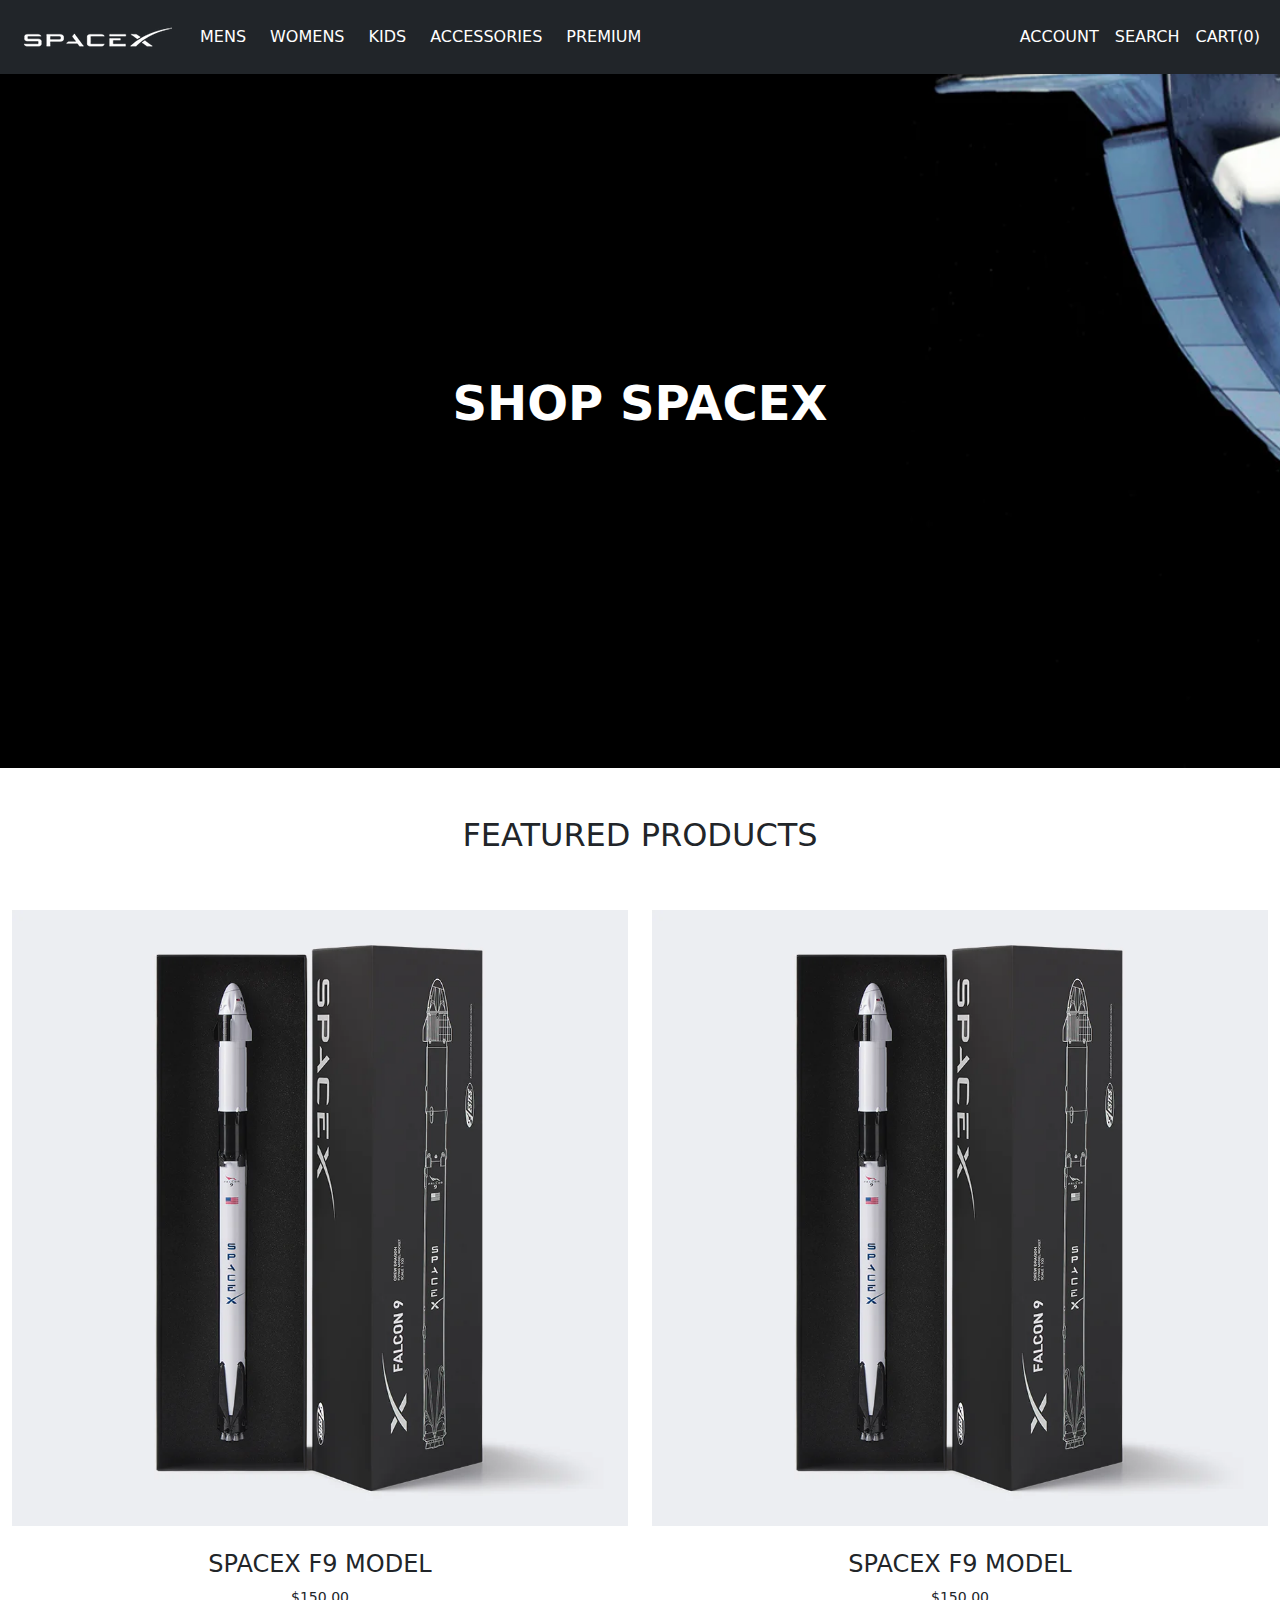
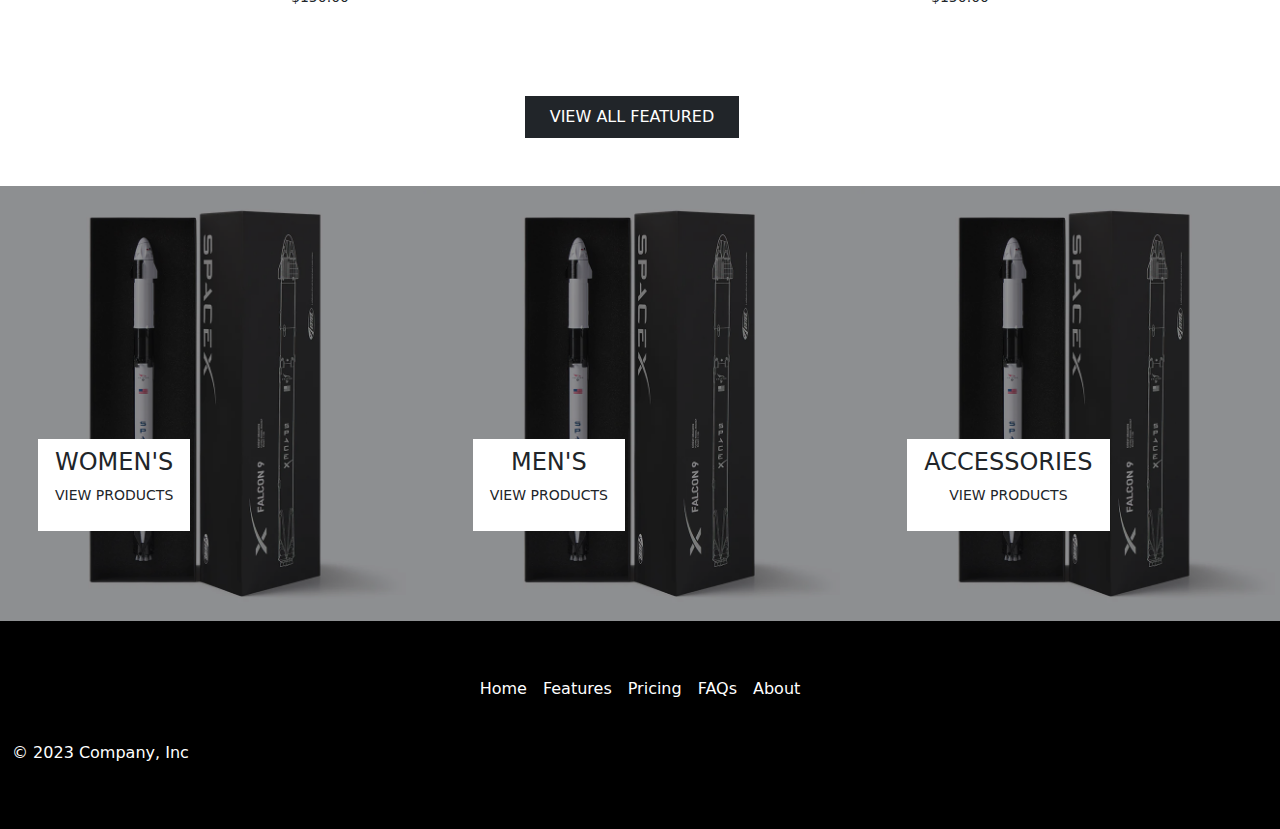
<file: index.html>
<!DOCTYPE html>
<html lang="en">
<head>
    <meta charset="UTF-8">
    <meta name="viewport" content="width=device-width, initial-scale=1.0">
    <title>Space-X</title>
    <link rel="stylesheet" href="https://cdn.jsdelivr.net/npm/bootstrap@5.3.1/dist/css/bootstrap.min.css">
    <link rel="stylesheet" href="assets/style.css">
</head>
<body>
  <!-- Navbar Start-->
  <nav class="navbar navbar-expand-lg bg-dark navbar-dark fixed-top">
    <div class="container-fluid">
      <a class="navbar-brand" href="#">
        <img src="assets/images/spacex-logo.png" alt="">
      </a>
      <button class="navbar-toggler" type="button" data-bs-toggle="collapse" data-bs-target="#navbarNav" aria-controls="navbarNav" aria-expanded="false" aria-label="Toggle navigation">
        <span class="navbar-toggler-icon"></span>
      </button>
      <div class="collapse navbar-collapse" id="navbarNav">
        <ul class="navbar-nav text-uppercase">
          <li class="nav-item dropdown px-1">
            <a class="nav-link text-white" data-bs-toggle="dropdown" href="#">Mens</a>
            <ul class="dropdown-menu rounded-0">
              <li><a class="dropdown-item" href="#">Shirts</a></li>
              <li><a class="dropdown-item" href="#">Outerwear</a></li>
              <li><a class="dropdown-item" href="#">View All</a></li>
            </ul>
          </li>
          <li class="nav-item dropdown px-1">
            <a class="nav-link text-white" data-bs-toggle="dropdown" href="#">Womens</a>
            <ul class="dropdown-menu rounded-0">
              <li><a class="dropdown-item" href="#">Shirts</a></li>
              <li><a class="dropdown-item" href="#">Outerwear</a></li>
              <li><a class="dropdown-item" href="#">View All</a></li>
            </ul>
          </li>
          <li class="nav-item dropdown px-1">
            <a class="nav-link text-white" data-bs-toggle="dropdown" href="#">Kids</a>
            <ul class="dropdown-menu rounded-0">
              <li><a class="dropdown-item" href="#">Shirts</a></li>
              <li><a class="dropdown-item" href="#">Outerwear</a></li>
              <li><a class="dropdown-item" href="#">View All</a></li>
            </ul>
          </li>
          <li class="nav-item dropdown px-1">
            <a class="nav-link text-white" data-bs-toggle="dropdown" href="#">Accessories</a>
            <ul class="dropdown-menu rounded-0">
              <li><a class="dropdown-item" href="#">View All</a></li>
            </ul>
          </li>
          <li class="nav-item dropdown px-1">
            <a class="nav-link text-white" data-bs-toggle="dropdown" href="#">Premium</a>
            <ul class="dropdown-menu rounded-0">
              <li><a class="dropdown-item" href="#">View All</a></li>
            </ul>
          </li>
        </ul>
        <ul class="navbar-nav ms-auto text-uppercase">
          <li class="nav-item">
            <a class="nav-link text-white" href="#">Account</a>
          </li>
          <li class="nav-item">
            <a class="nav-link text-white" href="#">Search</a>
          </li>
          <li class="nav-item">
            <a class="nav-link text-white" href="cart-page.html">Cart(0)</a>
          </li>
        </ul>
      </div>
    </div>
  </nav>
  <!--Navbar End-->

  <!--Header Start-->
   <header class="d-flex align-items-center justify-content-center">
      <div>
        <h1 class="text-uppercase text-white display-5 fw-bold">Shop SpaceX</h1>
      </div>
   </header>
  <!--Header End-->

  <!--Main Start-->
   <main>
    <div class="container-fluid text-center">
      <div class="row">
        <div class="col-md-12">
          <h2 class="py-5">FEATURED PRODUCTS</h2>
        </div>
      </div>
      <div class="row">
        <div class="col-md-6">
          <div class="featureContent">
            <div class="featuredHoveredImg">
              <img src="assets/images/product-nonhover.png" class="nonHoveredImage img-fluid" />
              <img src="assets/images/product-hover.png" class="hoveredImage img-fluid" />
            </div>
            <div class="py-4">
              <h4>SPACEX F9 MODEL</h4>
              <p>$150.00</p>
            </div>
          </div>
        </div>
        <div class="col-md-6">
          <div class="featureContent">
            <div class="featuredHoveredImg">
              <img src="assets/images/product-nonhover.png" class="nonHoveredImage img-fluid" />
              <img src="assets/images/product-hover.png" class="hoveredImage img-fluid" />
            </div>
            <div class="py-4">
              <h4>SPACEX F9 MODEL</h4>
              <p>$150.00</p>
            </div>
          </div>
        </div>
      </div>
      <div class="row py-5">
        <div class="col-md-12">
          <button type="button" class="btn btn-dark btn-lg px-4 me-sm-3 rounded-0 btn-featured">VIEW ALL
            FEATURED</button>
        </div>
      </div>
    </div>
    <div class="container-fluid text-center px-0">
      <div class="row">
        <div class="col-md-4 px-0">
          <div class="featureContent position-relative featureContentDarkbg">
            <div class="featuredHoveredImg">
              <img src="assets/images/product-nonhover.png" class="nonHoveredImage img-fluid" />
              <img src="assets/images/product-hover.png" class="hoveredImage img-fluid" />
              <a class="categoriesButton btn btn-lg rounded-0" href="products-list.html" target="_blank">
                <h4>WOMEN'S</h4>
                <p>VIEW PRODUCTS</p>
              </a>
            </div>
          </div>
        </div>
        <div class="col-md-4 px-0">
          <div class="featureContent position-relative featureContentDarkbg">
            <div class="featuredHoveredImg">
              <img src="assets/images/product-nonhover.png" class="nonHoveredImage img-fluid" />
              <img src="assets/images/product-hover.png" class="hoveredImage img-fluid" />
              <a class="categoriesButton btn btn-lg rounded-0" href="">
                <h4>MEN'S</h4>
                <p>VIEW PRODUCTS</p>
              </a>
            </div>
          </div>
        </div>
        <div class="col-md-4 px-0">
          <div class="featureContent position-relative featureContentDarkbg">
            <div class="featuredHoveredImg">
              <img src="assets/images/product-nonhover.png" class="nonHoveredImage img-fluid" />
              <img src="assets/images/product-hover.png" class="hoveredImage img-fluid" />
              <a class="categoriesButton btn btn-lg rounded-0" href="">
                <h4>ACCESSORIES</h4>
                <p>VIEW PRODUCTS</p>
              </a>
            </div>
          </div>
        </div>
      </div>
    </div>
    <!-- Start:Footer-->
    <footer class="bg-black py-5">
      <div class="container-fluid">
        <ul class="nav justify-content-center pb-3 mb-3">
          <li class="nav-item"><a href="#" class="nav-link px-2 text-white">Home</a></li>
          <li class="nav-item"><a href="#" class="nav-link px-2 text-white">Features</a></li>
          <li class="nav-item"><a href="#" class="nav-link px-2 text-white">Pricing</a></li>
          <li class="nav-item"><a href="#" class="nav-link px-2 text-white">FAQs</a></li>
          <li class="nav-item"><a href="#" class="nav-link px-2 text-white">About</a></li>
        </ul>
        <p class="text-body-primary text-center text-md-start text-white">&copy; 2023 Company, Inc</p>
      </div>
    </footer><!-- End:Footer -->
   </main>
  <!--Main End-->
    <script src="https://cdn.jsdelivr.net/npm/bootstrap@5.3.1/dist/js/bootstrap.bundle.min.js"></script>
</body>
</html>
</file>
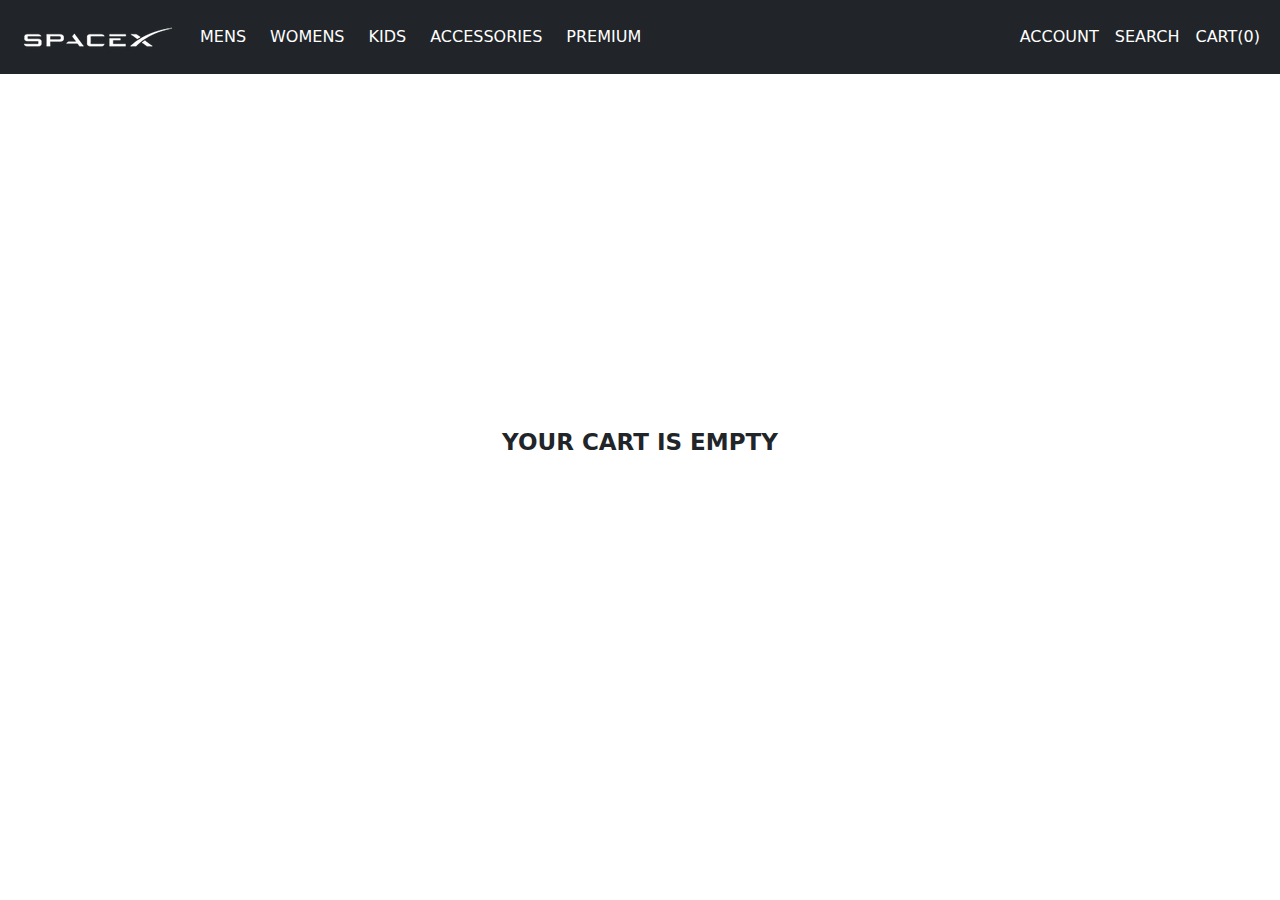
<file: cart-page.html>
<!DOCTYPE html>
<html lang="en">
<head>
    <meta charset="UTF-8">
    <meta name="viewport" content="width=device-width, initial-scale=1.0">
    <title>Cart Page</title>
    <link rel="stylesheet" href="https://cdn.jsdelivr.net/npm/bootstrap@5.3.1/dist/css/bootstrap.min.css">
    <link rel="stylesheet" href="assets/cart-page-style.css">
</head>
<body>
    <header>
        <!-- Navbar Start-->
        <nav class="navbar navbar-expand-lg bg-dark navbar-dark fixed-top">
            <div class="container-fluid">
            <a class="navbar-brand" href="products-list.html">
                <img src="assets/images/spacex-logo.png" alt="">
            </a>
            <button class="navbar-toggler" type="button" data-bs-toggle="collapse" data-bs-target="#navbarNav" aria-controls="navbarNav" aria-expanded="false" aria-label="Toggle navigation">
                <span class="navbar-toggler-icon"></span>
            </button>
            <div class="collapse navbar-collapse" id="navbarNav">
                <ul class="navbar-nav text-uppercase">
                <li class="nav-item dropdown px-1">
                    <a class="nav-link text-white" data-bs-toggle="dropdown" href="#">Mens</a>
                    <ul class="dropdown-menu rounded-0">
                    <li><a class="dropdown-item" href="#">Shirts</a></li>
                    <li><a class="dropdown-item" href="#">Outerwear</a></li>
                    <li><a class="dropdown-item" href="#">View All</a></li>
                    </ul>
                </li>
                <li class="nav-item dropdown px-1">
                    <a class="nav-link text-white" data-bs-toggle="dropdown" href="#">Womens</a>
                    <ul class="dropdown-menu rounded-0">
                    <li><a class="dropdown-item" href="#">Shirts</a></li>
                    <li><a class="dropdown-item" href="#">Outerwear</a></li>
                    <li><a class="dropdown-item" href="#">View All</a></li>
                    </ul>
                </li>
                <li class="nav-item dropdown px-1">
                    <a class="nav-link text-white" data-bs-toggle="dropdown" href="#">Kids</a>
                    <ul class="dropdown-menu rounded-0">
                    <li><a class="dropdown-item" href="#">Shirts</a></li>
                    <li><a class="dropdown-item" href="#">Outerwear</a></li>
                    <li><a class="dropdown-item" href="#">View All</a></li>
                    </ul>
                </li>
                <li class="nav-item dropdown px-1">
                    <a class="nav-link text-white" data-bs-toggle="dropdown" href="#">Accessories</a>
                    <ul class="dropdown-menu rounded-0">
                    <li><a class="dropdown-item" href="#">View All</a></li>
                    </ul>
                </li>
                <li class="nav-item dropdown px-1">
                    <a class="nav-link text-white" data-bs-toggle="dropdown" href="#">Premium</a>
                    <ul class="dropdown-menu rounded-0">
                    <li><a class="dropdown-item" href="#">View All</a></li>
                    </ul>
                </li>
                </ul>
                <ul class="navbar-nav ms-auto text-uppercase">
                <li class="nav-item">
                    <a class="nav-link text-white" href="#">Account</a>
                </li>
                <li class="nav-item">
                    <a class="nav-link text-white" href="#">Search</a>
                </li>
                <li class="nav-item">
                    <a class="nav-link text-white" href="#">Cart(0)</a>
                </li>
                </ul>
            </div>
            </div>
        </nav>
    <!--Navbar End-->
  </header>
  <main>
    <div class="container-fluid">
       <div class="row">
        <div class="col-12 cart-container d-flex justify-content-center align-items-center">
            <p>YOUR CART IS EMPTY</p>
        </div>
       </div>
    </div>
  </main>
    <script src="https://cdn.jsdelivr.net/npm/bootstrap@5.3.1/dist/js/bootstrap.bundle.min.js"></script>
</body>
</html>
</file>
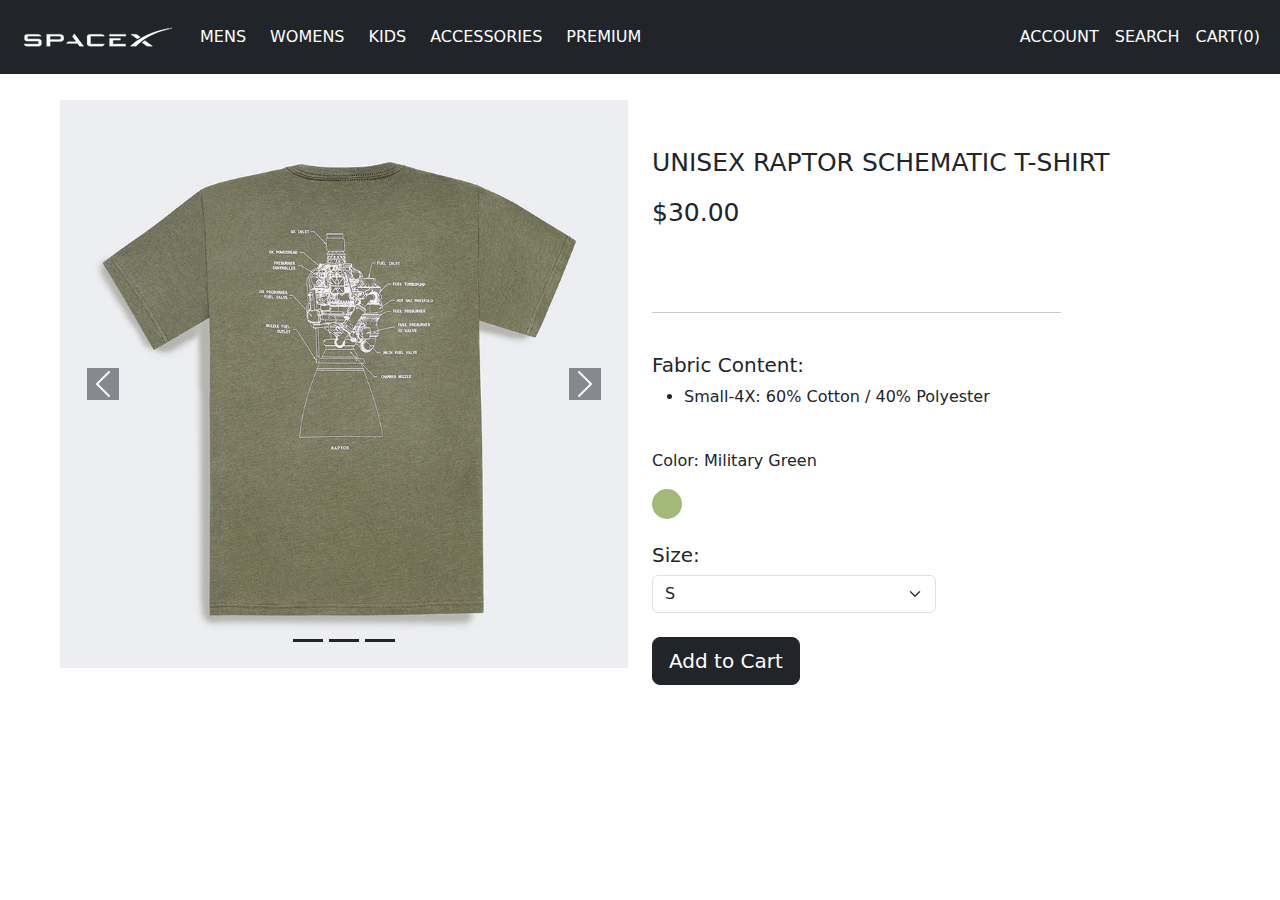
<file: product-details.html>
<!DOCTYPE html>
<html lang="en">
<head>
    <meta charset="UTF-8">
    <meta name="viewport" content="width=device-width, initial-scale=1.0">
    <title> Product Details </title>
    <link rel="stylesheet" href="https://cdn.jsdelivr.net/npm/bootstrap@5.3.1/dist/css/bootstrap.min.css">
    <link rel="stylesheet" href="assets/product-details-style.css">
</head>
<body>
    <header>
        <!-- Navbar Start-->
        <nav class="navbar navbar-expand-lg bg-dark navbar-dark fixed-top">
            <div class="container-fluid">
            <a class="navbar-brand" href="products-list.html">
                <img src="assets/images/spacex-logo.png" alt="">
            </a>
            <button class="navbar-toggler" type="button" data-bs-toggle="collapse" data-bs-target="#navbarNav" aria-controls="navbarNav" aria-expanded="false" aria-label="Toggle navigation">
                <span class="navbar-toggler-icon"></span>
            </button>
            <div class="collapse navbar-collapse" id="navbarNav">
                <ul class="navbar-nav text-uppercase">
                <li class="nav-item dropdown px-1">
                    <a class="nav-link text-white" data-bs-toggle="dropdown" href="#">Mens</a>
                    <ul class="dropdown-menu rounded-0">
                    <li><a class="dropdown-item" href="#">Shirts</a></li>
                    <li><a class="dropdown-item" href="#">Outerwear</a></li>
                    <li><a class="dropdown-item" href="#">View All</a></li>
                    </ul>
                </li>
                <li class="nav-item dropdown px-1">
                    <a class="nav-link text-white" data-bs-toggle="dropdown" href="#">Womens</a>
                    <ul class="dropdown-menu rounded-0">
                    <li><a class="dropdown-item" href="#">Shirts</a></li>
                    <li><a class="dropdown-item" href="#">Outerwear</a></li>
                    <li><a class="dropdown-item" href="#">View All</a></li>
                    </ul>
                </li>
                <li class="nav-item dropdown px-1">
                    <a class="nav-link text-white" data-bs-toggle="dropdown" href="#">Kids</a>
                    <ul class="dropdown-menu rounded-0">
                    <li><a class="dropdown-item" href="#">Shirts</a></li>
                    <li><a class="dropdown-item" href="#">Outerwear</a></li>
                    <li><a class="dropdown-item" href="#">View All</a></li>
                    </ul>
                </li>
                <li class="nav-item dropdown px-1">
                    <a class="nav-link text-white" data-bs-toggle="dropdown" href="#">Accessories</a>
                    <ul class="dropdown-menu rounded-0">
                    <li><a class="dropdown-item" href="#">View All</a></li>
                    </ul>
                </li>
                <li class="nav-item dropdown px-1">
                    <a class="nav-link text-white" data-bs-toggle="dropdown" href="#">Premium</a>
                    <ul class="dropdown-menu rounded-0">
                    <li><a class="dropdown-item" href="#">View All</a></li>
                    </ul>
                </li>
                </ul>
                <ul class="navbar-nav ms-auto text-uppercase">
                <li class="nav-item">
                    <a class="nav-link text-white" href="#">Account</a>
                </li>
                <li class="nav-item">
                    <a class="nav-link text-white" href="#">Search</a>
                </li>
                <li class="nav-item">
                    <a class="nav-link text-white" href="cart-page.html">Cart(0)</a>
                </li>
                </ul>
            </div>
            </div>
        </nav>
    <!--Navbar End-->
  </header>
  <main>
    <div class="container-fluid">
        <div class="row px-5">
            <div class="col-md-6">
                <div id="carouselExampleIndicators" class="carousel slide" data-bs-ride="true">
                    <div class="carousel-indicators">
                      <button type="button" data-bs-target="#carouselExampleIndicators" data-bs-slide-to="0" class="active bg-dark" aria-current="true" aria-label="Slide 1"></button>
                      <button type="button" data-bs-target="#carouselExampleIndicators" data-bs-slide-to="1" class="active bg-dark" aria-label="Slide 2"></button>
                      <button type="button" data-bs-target="#carouselExampleIndicators" data-bs-slide-to="2" class="active bg-dark" aria-label="Slide 3"></button>
                    </div>
                    <div class="carousel-inner">
                      <div class="carousel-item active">
                        <img src="assets/images/carousal_img1.png" class="d-block w-100" alt="...">
                      </div>
                      <div class="carousel-item">
                        <img src="assets/images/carousal_img2.png" class="d-block w-100" alt="...">
                      </div>
                      <div class="carousel-item">
                        <img src="assets/images/carousal_img3.png" class="d-block w-100" alt="...">
                      </div>
                    </div>
                    <button class="carousel-control-prev" type="button" data-bs-target="#carouselExampleIndicators" data-bs-slide="prev">
                      <span class="carousel-control-prev-icon bg-dark" aria-hidden="true"></span>
                      <span class="visually-hidden">Previous</span>
                    </button>
                    <button class="carousel-control-next" type="button" data-bs-target="#carouselExampleIndicators" data-bs-slide="next">
                      <span class="carousel-control-next-icon bg-dark" aria-hidden="true"></span>
                      <span class="visually-hidden">Next</span>
                    </button>
                  </div>
            </div>
            <div class="col-md-6">
                <div class="detailsContent py-5">
                    <h2>UNISEX RAPTOR SCHEMATIC T-SHIRT</h2>
                    <p class="pt-2">$30.00</p>
                </div>
                <hr/>
                <div class="pt-4">
                    <h5>Fabric Content:</h5>
                    <ul>
                        <li> Small-4X: 60% Cotton / 40% Polyester</li>
                    </ul>
                </div>
                <div class="pt-4">
                    <p>Color: Military Green</p>
                    <div class="circle"></div>
                </div>
                <div class="pt-4">
                    <h5>Size:</h5>
                    <select class="form-select w-50" aria-label="Default select example">
                        <option selected>S</option>
                        <option value="1">M</option>
                        <option value="2">L</option>
                        <option value="3">XL</option>
                        <option value="3">XXL</option>
                      </select>
                </div>
                <button class="btn btn-dark btn-lg mt-4">Add to Cart</button>
            </div>
        </div>
    </div>
  </main>
  <script src="https://cdn.jsdelivr.net/npm/bootstrap@5.3.1/dist/js/bootstrap.bundle.min.js"></script>
</body>
</html>
</file>
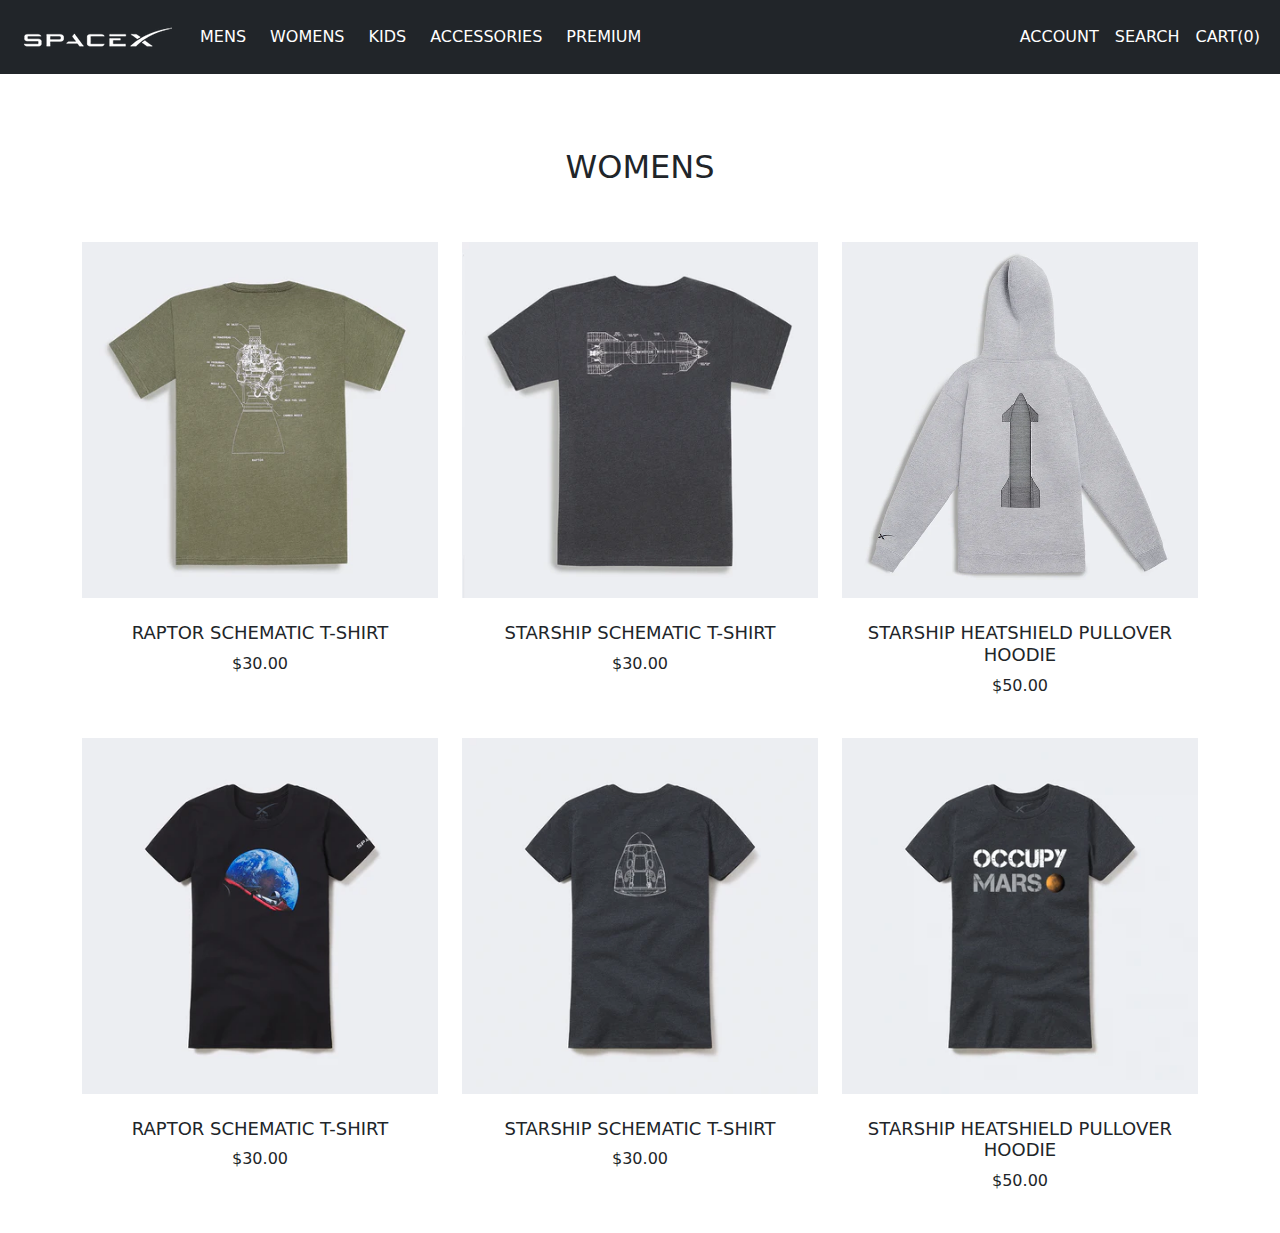
<file: products-list.html>
<!DOCTYPE html>
<html lang="en">
<head>
    <meta charset="UTF-8">
    <meta name="viewport" content="width=device-width, initial-scale=1.0">
    <title>Products List</title>
    <link rel="stylesheet" href="https://cdn.jsdelivr.net/npm/bootstrap@5.3.1/dist/css/bootstrap.min.css">
    <link rel="stylesheet" href="assets/products-list-style.css">
</head>
<body>
    <header>
        <!-- Navbar Start-->
        <nav class="navbar navbar-expand-lg bg-dark navbar-dark fixed-top">
            <div class="container-fluid">
            <a class="navbar-brand" href="index.html">
                <img src="assets/images/spacex-logo.png" alt="">
            </a>
            <button class="navbar-toggler" type="button" data-bs-toggle="collapse" data-bs-target="#navbarNav" aria-controls="navbarNav" aria-expanded="false" aria-label="Toggle navigation">
                <span class="navbar-toggler-icon"></span>
            </button>
            <div class="collapse navbar-collapse" id="navbarNav">
                <ul class="navbar-nav text-uppercase">
                <li class="nav-item dropdown px-1">
                    <a class="nav-link text-white" data-bs-toggle="dropdown" href="#">Mens</a>
                    <ul class="dropdown-menu rounded-0">
                    <li><a class="dropdown-item" href="#">Shirts</a></li>
                    <li><a class="dropdown-item" href="#">Outerwear</a></li>
                    <li><a class="dropdown-item" href="#">View All</a></li>
                    </ul>
                </li>
                <li class="nav-item dropdown px-1">
                    <a class="nav-link text-white" data-bs-toggle="dropdown" href="#">Womens</a>
                    <ul class="dropdown-menu rounded-0">
                    <li><a class="dropdown-item" href="#">Shirts</a></li>
                    <li><a class="dropdown-item" href="#">Outerwear</a></li>
                    <li><a class="dropdown-item" href="#">View All</a></li>
                    </ul>
                </li>
                <li class="nav-item dropdown px-1">
                    <a class="nav-link text-white" data-bs-toggle="dropdown" href="#">Kids</a>
                    <ul class="dropdown-menu rounded-0">
                    <li><a class="dropdown-item" href="#">Shirts</a></li>
                    <li><a class="dropdown-item" href="#">Outerwear</a></li>
                    <li><a class="dropdown-item" href="#">View All</a></li>
                    </ul>
                </li>
                <li class="nav-item dropdown px-1">
                    <a class="nav-link text-white" data-bs-toggle="dropdown" href="#">Accessories</a>
                    <ul class="dropdown-menu rounded-0">
                    <li><a class="dropdown-item" href="#">View All</a></li>
                    </ul>
                </li>
                <li class="nav-item dropdown px-1">
                    <a class="nav-link text-white" data-bs-toggle="dropdown" href="#">Premium</a>
                    <ul class="dropdown-menu rounded-0">
                    <li><a class="dropdown-item" href="#">View All</a></li>
                    </ul>
                </li>
                </ul>
                <ul class="navbar-nav ms-auto text-uppercase">
                <li class="nav-item">
                    <a class="nav-link text-white" href="#">Account</a>
                </li>
                <li class="nav-item">
                    <a class="nav-link text-white" href="#">Search</a>
                </li>
                <li class="nav-item">
                    <a class="nav-link text-white" href="cart-page.html">Cart(0)</a>
                </li>
                </ul>
            </div>
            </div>
        </nav>
    <!--Navbar End-->
  </header>
  <main>
    <div class="container-fluid">
        <div class="row py-5">
          <div class="col-md-12">
            <h2 class="text-center">WOMENS</h2>
          </div>
        </div>
      </div>
      <div class="container text-center">
        <div class="row">
          <div class="col-md-4">
            <div class="productContent">
              <div class="productContentImg">
                <a href="product-details.html">
                  <img src="assets/images/1.png" class="img-fluid" />
                </a>
              </div>
              <div class="py-4">
                <h4>RAPTOR SCHEMATIC T-SHIRT</h4>
                <p>$30.00</p>
              </div>
            </div>
          </div>
          <div class="col-md-4">
            <div class="productContent">
              <div class="productContentImg">
                <img src="assets/images/2.png" class="img-fluid" />
              </div>
              <div class="py-4">
                <h4>STARSHIP SCHEMATIC T-SHIRT</h4>
                <p>$30.00</p>
              </div>
            </div>
          </div>
          <div class="col-md-4">
            <div class="productContent">
              <div class="productContentImg">
                <img src="assets/images/3.png" class="img-fluid" />
              </div>
              <div class="py-4">
                <h4>STARSHIP HEATSHIELD PULLOVER HOODIE</h4>
                <p>$50.00</p>
              </div>
            </div>
          </div>
          <div class="col-md-4">
            <div class="productContent">
              <div class="productContentImg">
                <img src="assets/images/4.png" class="img-fluid" />
              </div>
              <div class="py-4">
                <h4>RAPTOR SCHEMATIC T-SHIRT</h4>
                <p>$30.00</p>
              </div>
            </div>
          </div>
          <div class="col-md-4">
            <div class="productContent">
              <div class="productContentImg">
                <img src="assets/images/5.png" class="img-fluid" />
              </div>
              <div class="py-4">
                <h4>STARSHIP SCHEMATIC T-SHIRT</h4>
                <p>$30.00</p>
              </div>
            </div>
          </div>
          <div class="col-md-4">
            <div class="productContent">
              <div class="productContentImg">
                <img src="assets/images/6.png" class="img-fluid" />
              </div>
              <div class="py-4">
                <h4>STARSHIP HEATSHIELD PULLOVER HOODIE</h4>
                <p>$50.00</p>
              </div>
            </div>
          </div>
        </div>
      </div>
  </main>
  <script src="https://cdn.jsdelivr.net/npm/bootstrap@5.3.1/dist/js/bootstrap.bundle.min.js"></script>
</body>
</html>
</file>
<file: assets/style.css>
body {
    padding-top: 3rem;
  }
header {
    background-image: url("../assets/images/header-bg.png");
    background-size: cover;
    height: 80vh;   
}
.hoveredImage {
    display: none;
}
  
.featuredHoveredImg:hover .hoveredImage{
    display: block;
}
.featuredHoveredImg:hover .nonHoveredImage {
    display: none;
}
.featureContent h4 {
    font-size: 24px;
}
  
.featureContent p {
    font-size: 14px;
}
  
.btn-featured {
    font-size: 16px;
    font-weight: 400;
}
.categoriesButton {
    position: absolute;
    bottom: 90px;
    display: block;
    background-color: #ffffff;
    left: 50px;
}
.categoriesButton:hover {
    border: 2px solid #ffffff;
    color: white;
}
.featureContentDarkbg::before {
    content: "";
    position: absolute;
    top: 0;
    bottom: 0;
    right: 0;
    left: 0;
    background-color: rgba(0, 0, 0, .4);
}
</file>
<file: assets/cart-page-style.css>
body {
    margin: 0;
    padding: 0;
}
main .cart-container {
    height: 100vh;
}
.cart-container p {
    font-size: 23px;
    font-weight: 600;
}
</file>
<file: assets/product-details-style.css>
body {
    margin: 0;
    padding-top: 100px;
}
.detailsContent h2 {
    font-size: 25px;
    font-weight: 500;
}
.detailsContent p {
    font-size: 25px;
    font-weight: 400;
}
hr {
    width: 72%;
}
.circle {
    height: 30px;
    width: 30px;
    background-color: #6a8e239d;
    border-radius: 50%;
}
</file>
<file: assets/products-list-style.css>
body {
    margin: 0;
    padding-top: 100px;
}
.productContent h4 {
    font-size: 18px;
    font-weight: 100;
}
.productContentImg img:hover {
    border: 2px solid black;
}
</file>
